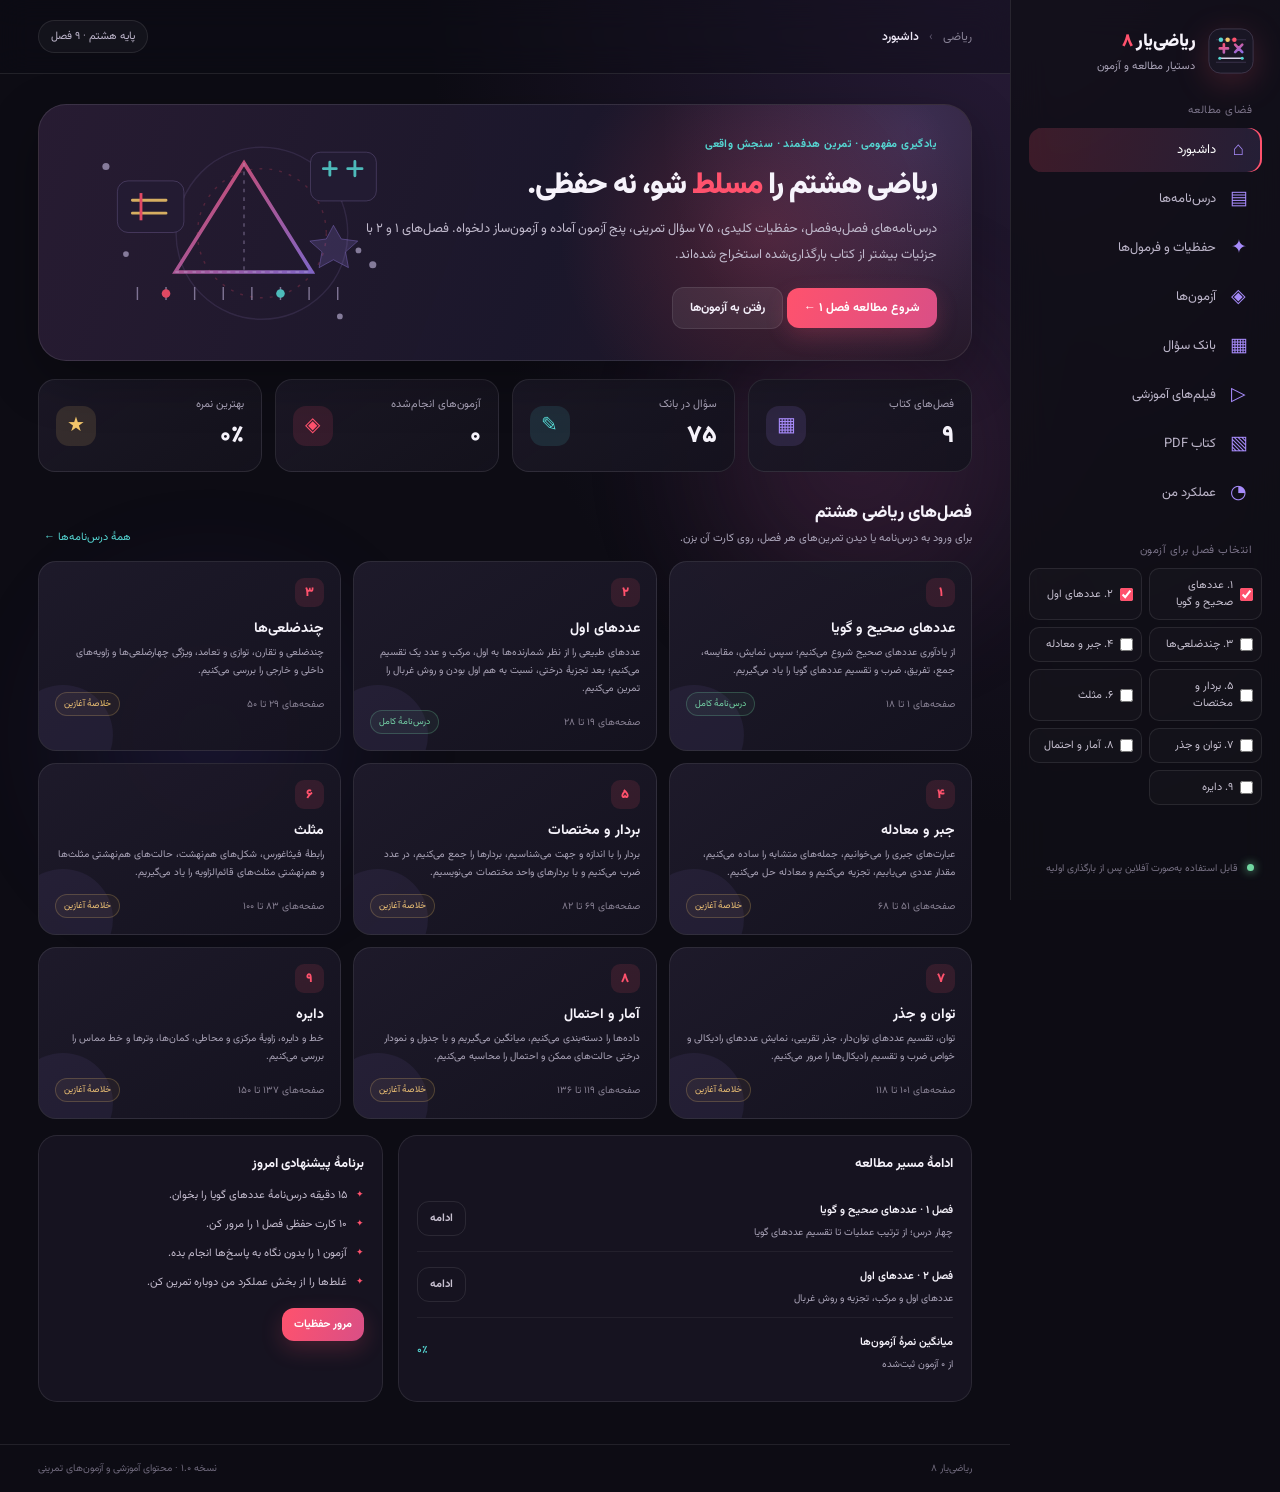
<file: index.html>
<!doctype html>
<html lang="fa" dir="rtl">
<head>
  <meta charset="utf-8">
  <meta name="viewport" content="width=device-width, initial-scale=1, viewport-fit=cover">
  <meta name="theme-color" content="#11101a">
  <meta name="description" content="ریاضی‌یار هشتم؛ درس‌نامه، حفظیات، بانک سؤال و آزمون‌های ریاضی پایه هشتم">
  <link rel="manifest" href="manifest.webmanifest">
  <link rel="icon" href="assets/icon.svg" type="image/svg+xml">
  <link rel="stylesheet" href="styles.css">
  <title>ریاضی‌یار ۸ | دستیار مطالعه و آزمون</title>
</head>
<body>
  <div class="ambient ambient-a"></div><div class="ambient ambient-b"></div>
  <div class="app-shell">
    <aside class="sidebar" id="sidebar">
      <div class="brand">
        <img src="assets/icon.svg" alt="نشان ریاضی‌یار" class="brand-icon">
        <div><strong>ریاضی‌یار <span>۸</span></strong><small>دستیار مطالعه و آزمون</small></div>
      </div>
      <div class="side-label">فضای مطالعه</div>
      <nav class="main-nav" aria-label="ناوبری اصلی">
        <button class="nav-item active" data-view="home"><span class="nav-symbol">⌂</span>داشبورد</button>
        <button class="nav-item" data-view="lessons"><span class="nav-symbol">▤</span>درس‌نامه‌ها</button>
        <button class="nav-item" data-view="memorise"><span class="nav-symbol">✦</span>حفظیات و فرمول‌ها</button>
        <button class="nav-item" data-view="exams"><span class="nav-symbol">◈</span>آزمون‌ها</button>
        <button class="nav-item" data-view="bank"><span class="nav-symbol">▦</span>بانک سؤال</button>
        <button class="nav-item" data-view="videos"><span class="nav-symbol">▷</span>فیلم‌های آموزشی</button>
        <button class="nav-item" data-view="book"><span class="nav-symbol">▧</span>کتاب PDF</button>
        <button class="nav-item" data-view="progress"><span class="nav-symbol">◔</span>عملکرد من</button>
      </nav>
      <div class="side-label chapter-label">انتخاب فصل برای آزمون</div>
      <div class="chapter-toggles" id="chapterToggles"></div>
      <div class="sidebar-footer"><span class="status-dot"></span> قابل استفاده به‌صورت آفلاین پس از بارگذاری اولیه</div>
    </aside>

    <main class="main-area">
      <header class="topbar">
        <button class="mobile-menu" id="mobileMenu" aria-label="باز کردن فهرست">☰</button>
        <div class="crumbs"><span>ریاضی</span><i>›</i><b id="pageTitle">داشبورد</b></div>
        <div class="top-actions">
          <span class="edition-pill">پایه هشتم · ۹ فصل</span>
          <button class="icon-btn" id="installBtn" hidden title="نصب برنامه">＋ نصب</button>
        </div>
      </header>
      <div id="viewRoot" class="view-root" aria-live="polite"></div>
      <footer class="app-footer"><span>ریاضی‌یار ۸</span><span>نسخه ۱.۰ · محتوای آموزشی و آزمون‌های تمرینی</span></footer>
    </main>
  </div>

  <div class="toast" id="toast" role="status"></div>
  <input id="pdfPicker" type="file" accept="application/pdf,.pdf" hidden>
  <script src="data.js"></script>
  <script src="app.js"></script>
</body>
</html>
</file>
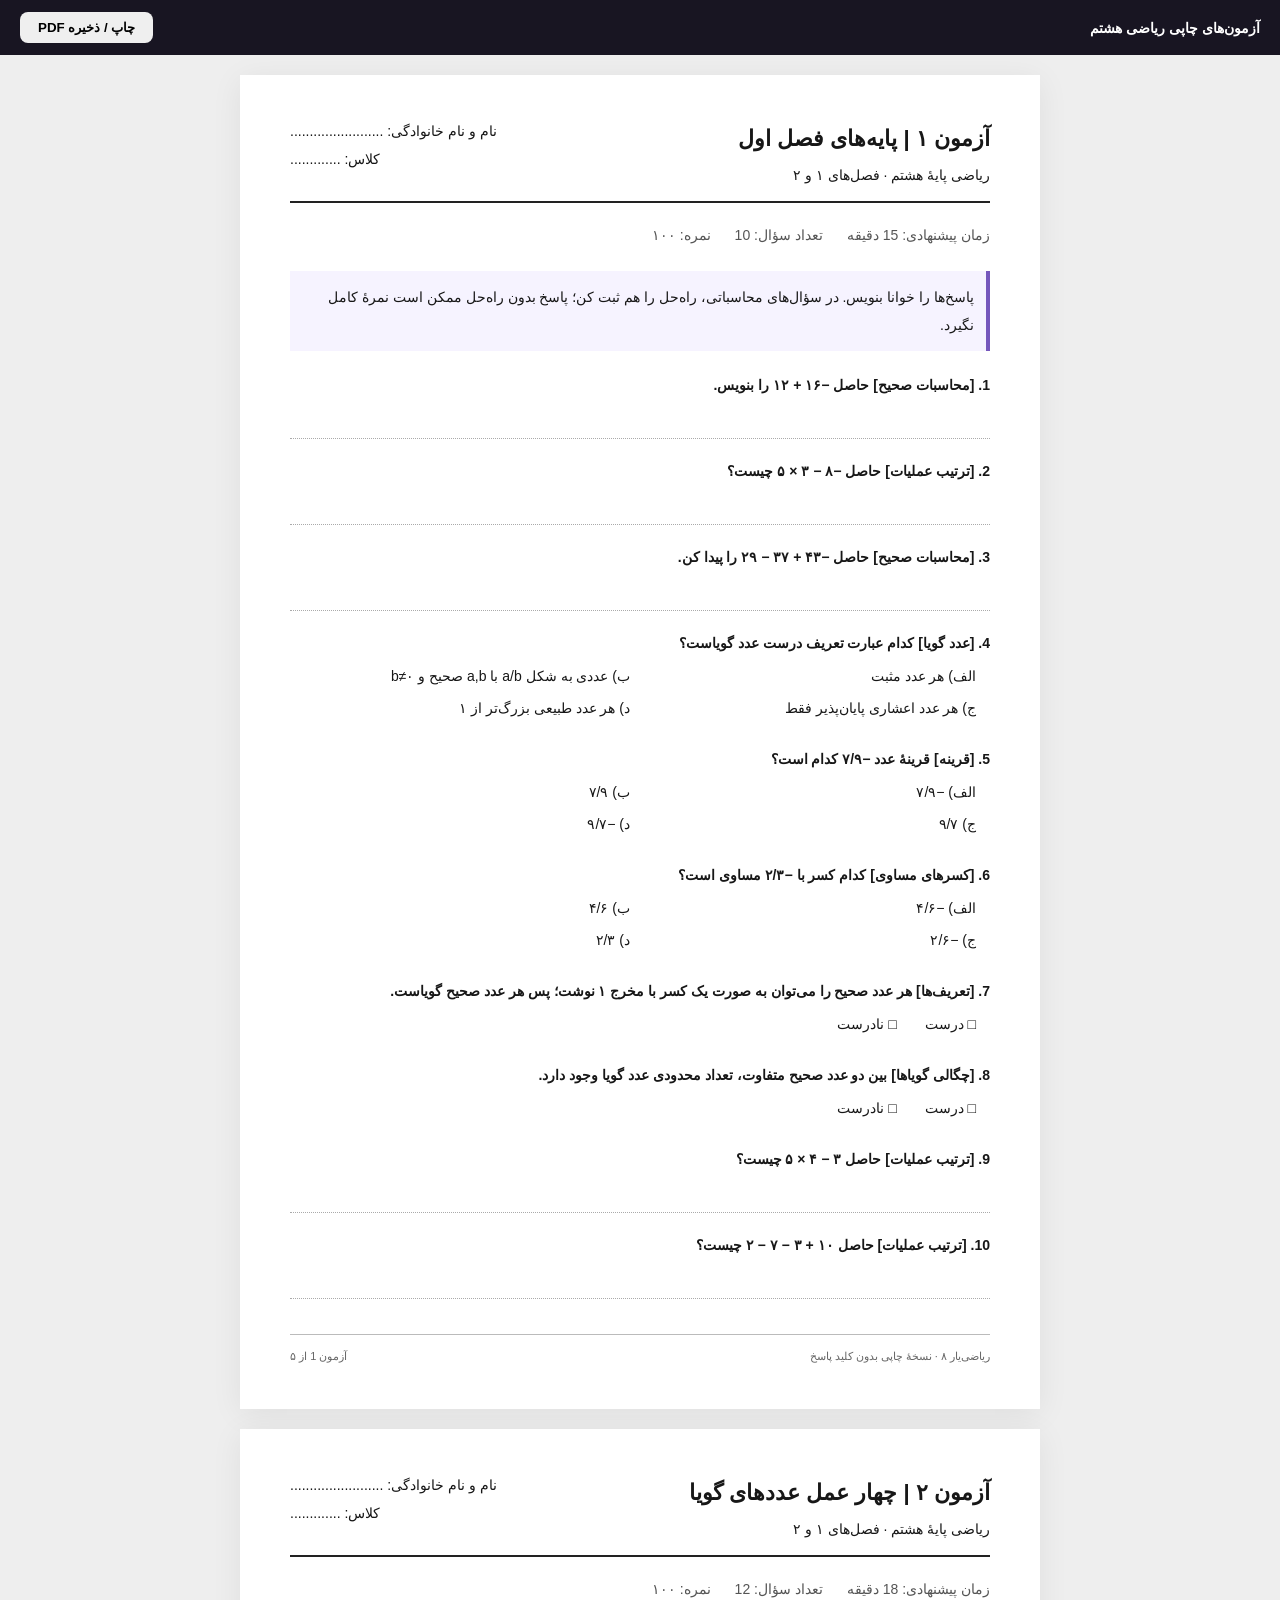
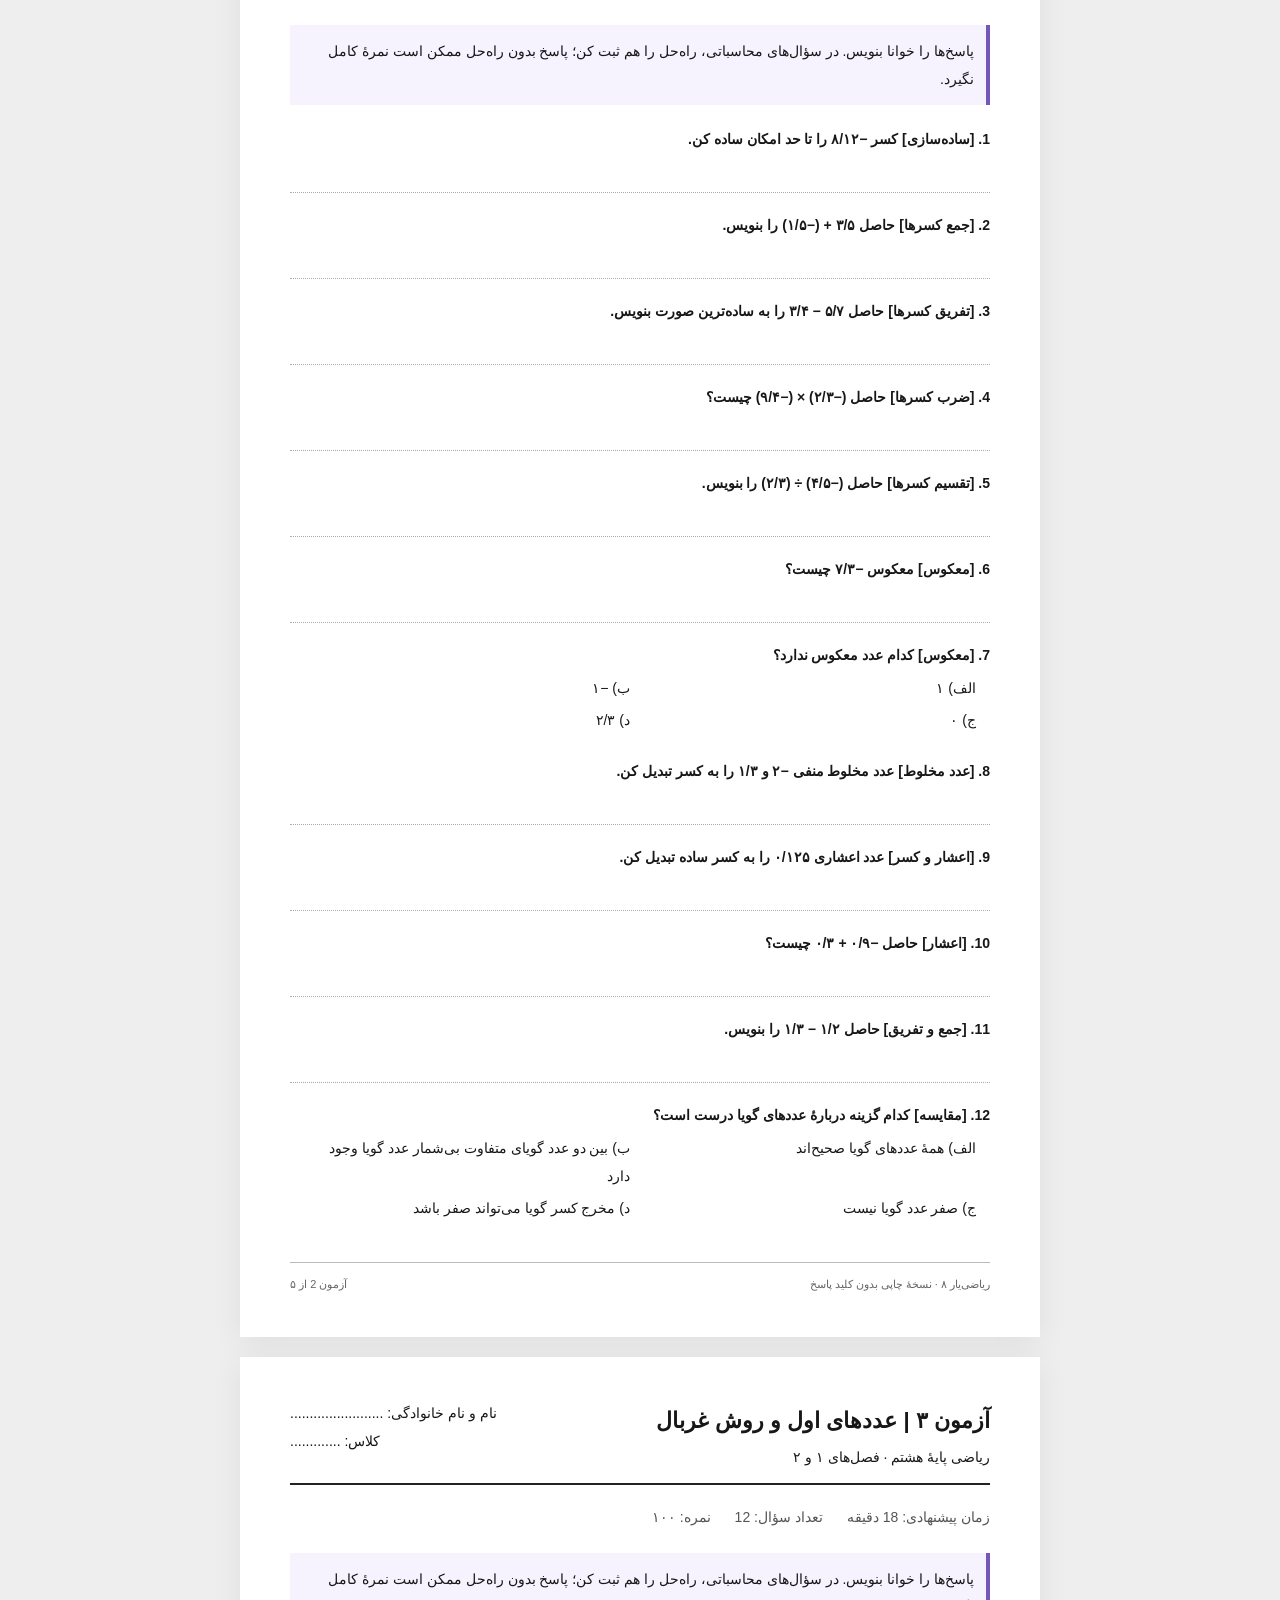
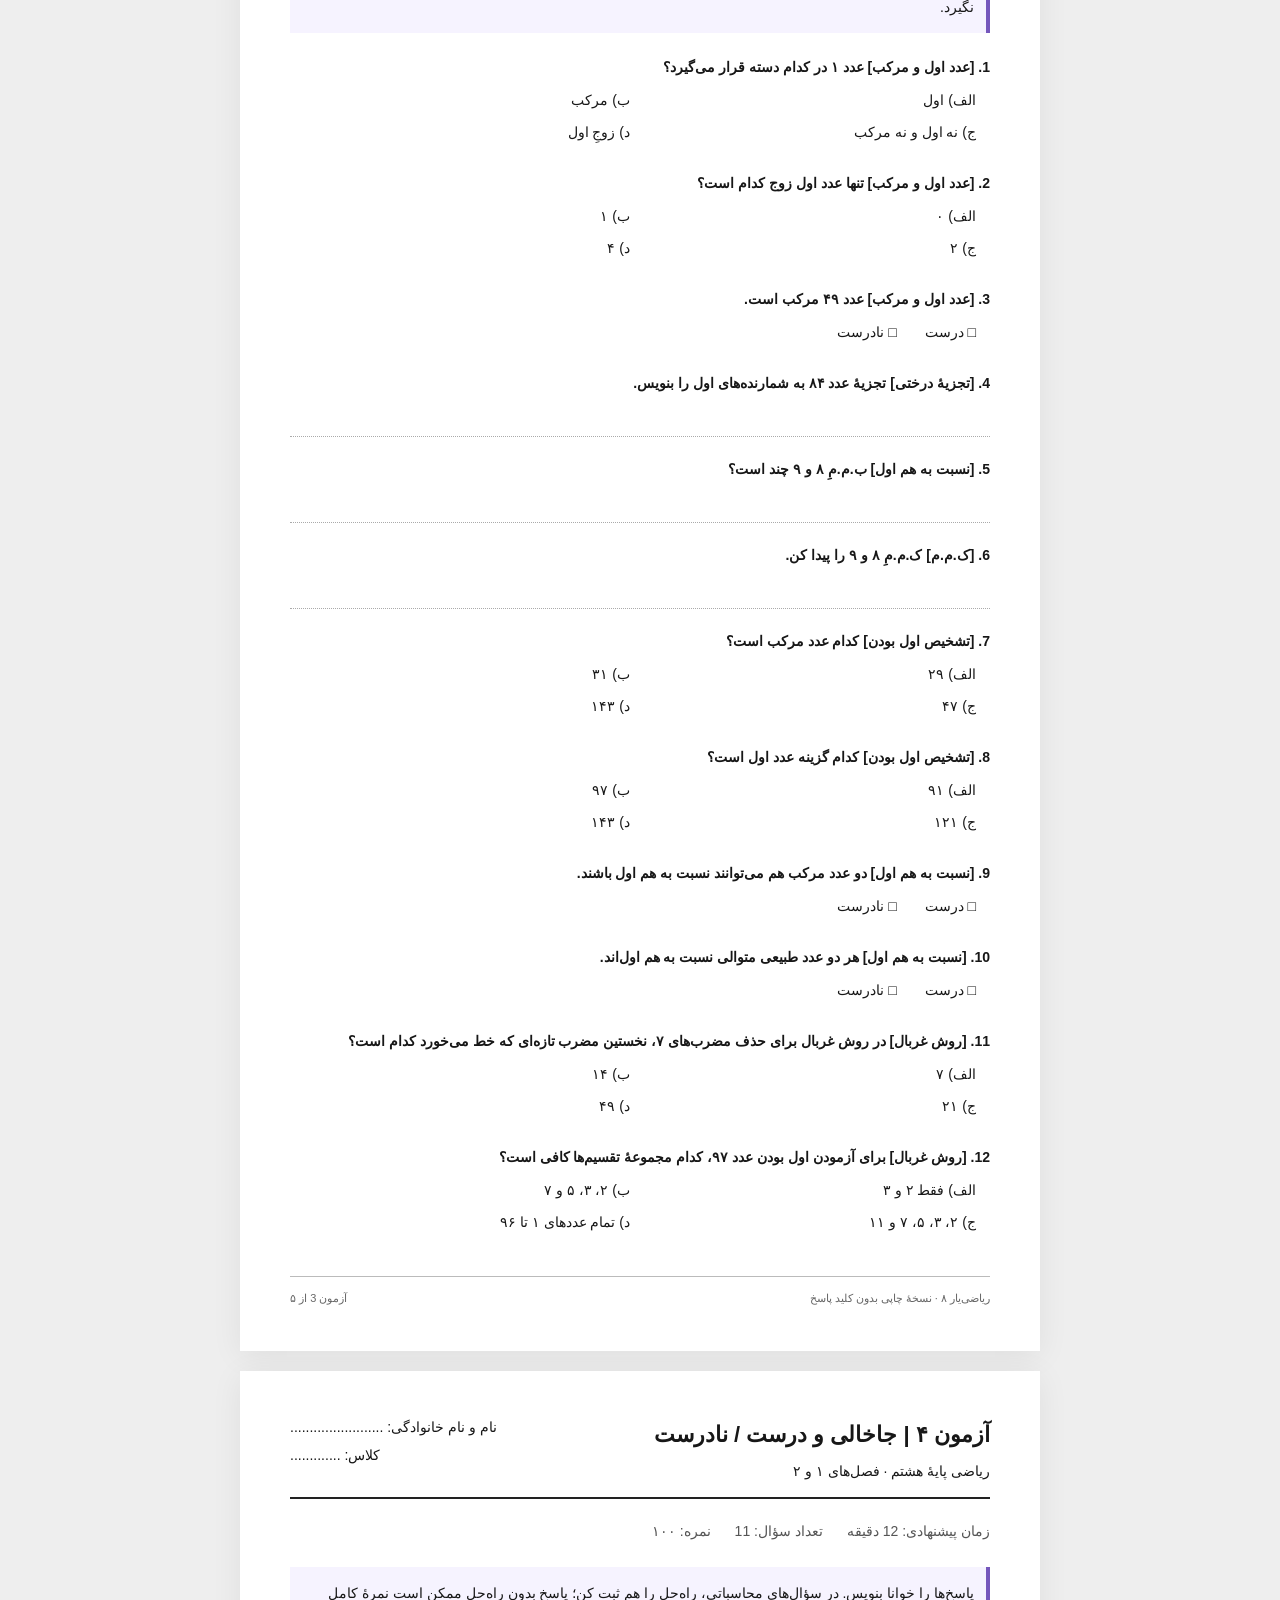
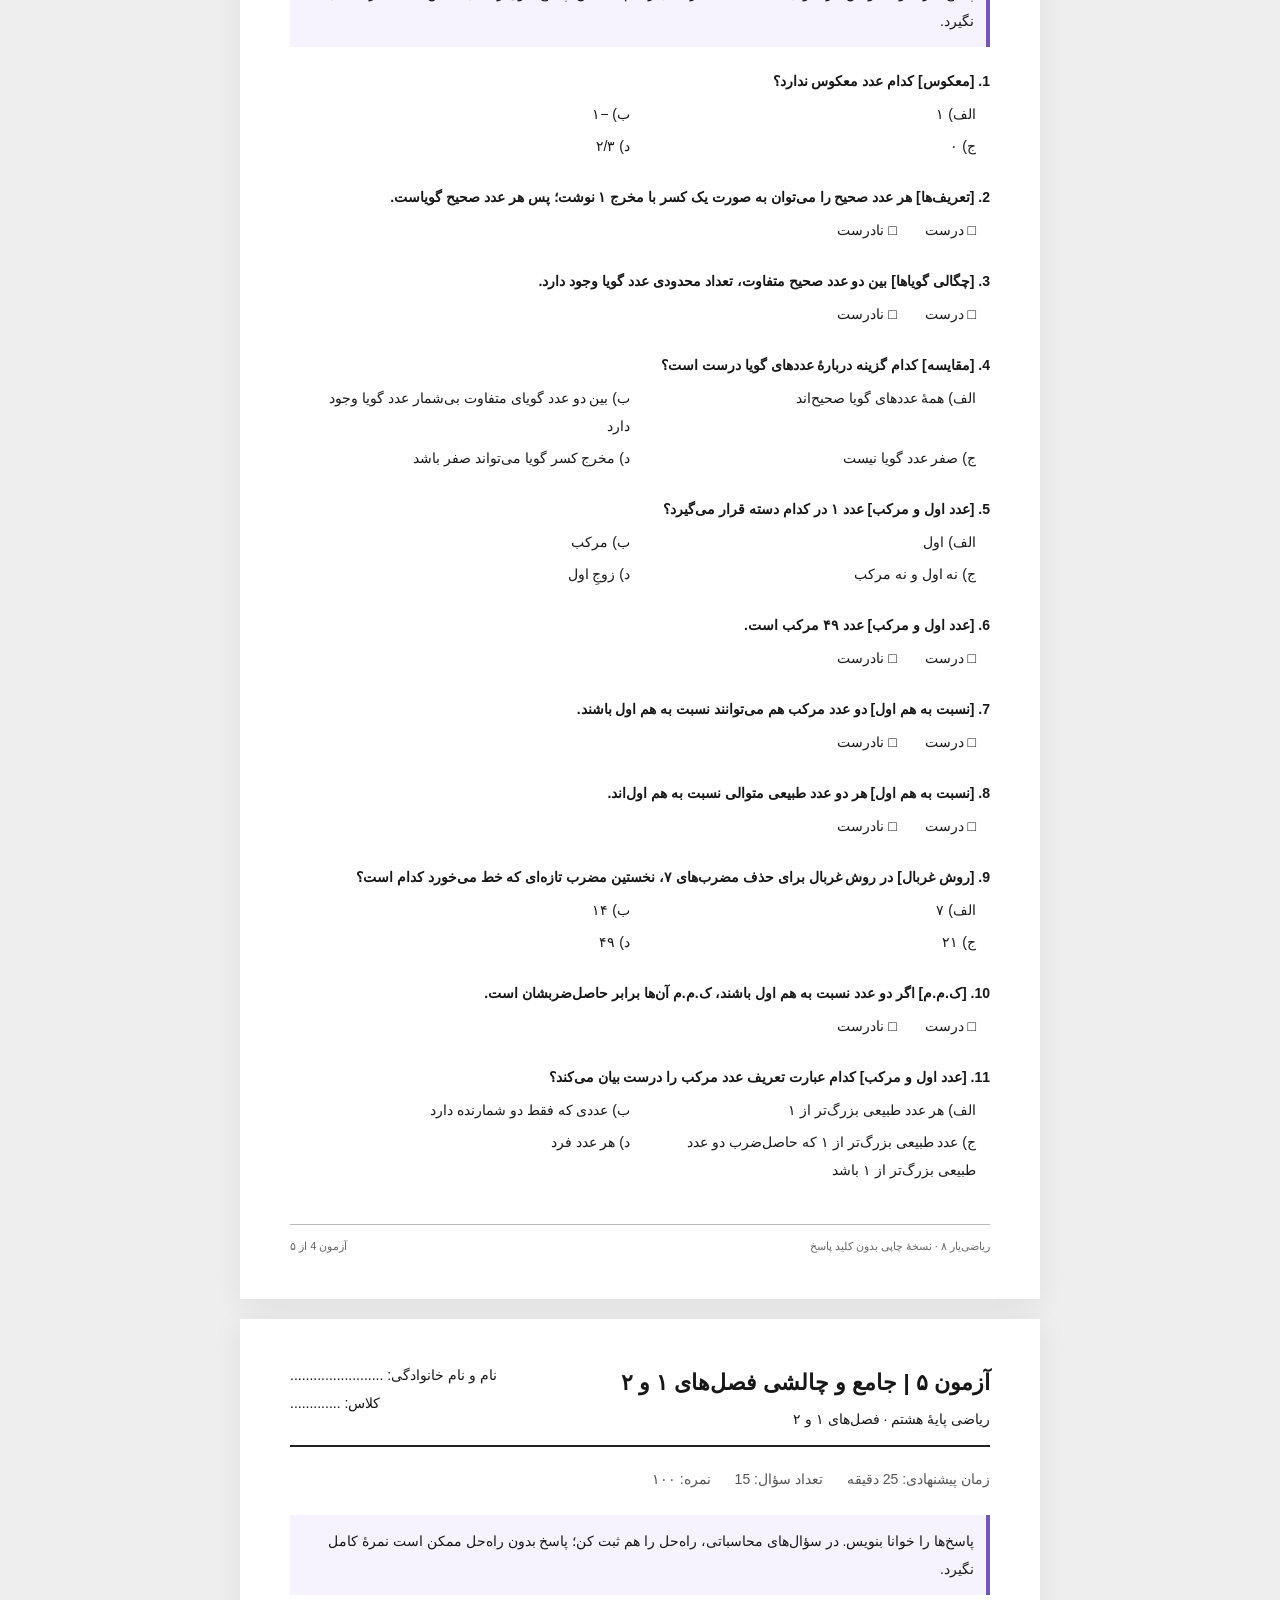
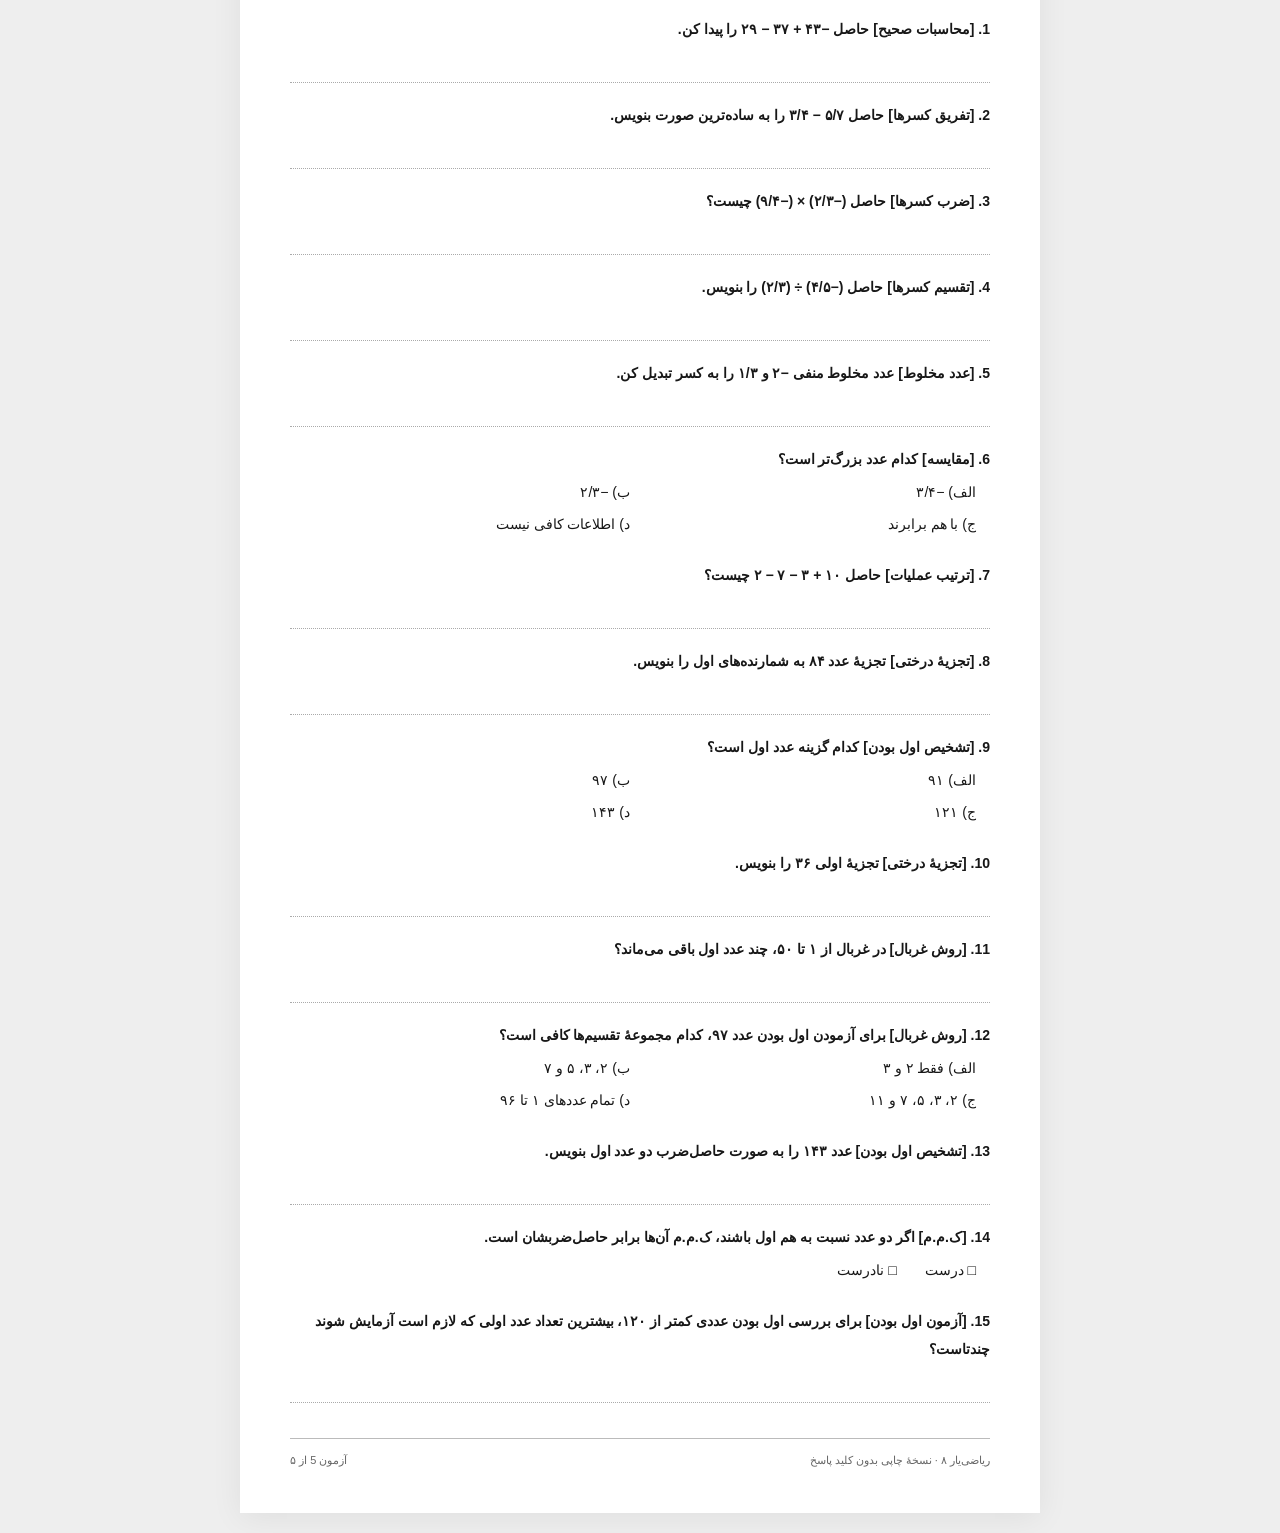
<file: ╪ó╪▓┘à┘ê┘åΓÇî┘ç╪º█î-┌å╪º┘╛█î.html>
<!doctype html><html lang="fa" dir="rtl"><head><meta charset="utf-8"><meta name="viewport" content="width=device-width,initial-scale=1"><title>آزمون‌های چاپی ریاضی هشتم</title><style>
:root{font-family:Tahoma,Arial,sans-serif;color:#171717}body{margin:0;background:#eee;font-size:14px;line-height:2}.toolbar{position:sticky;top:0;background:#181522;color:white;padding:12px 20px;display:flex;justify-content:space-between;align-items:center}.toolbar button{border:0;border-radius:8px;padding:8px 18px;font-weight:bold;cursor:pointer}.sheet{max-width:800px;margin:20px auto;background:white;padding:42px 50px;box-shadow:0 5px 30px #0001;min-height:980px;box-sizing:border-box}.top{display:flex;justify-content:space-between;border-bottom:2px solid #222;padding-bottom:12px;margin-bottom:18px}.meta{display:flex;gap:24px;margin:10px 0 22px;color:#555}.q{margin:0 0 18px;break-inside:avoid}.q strong{font-weight:700}.opts{display:grid;grid-template-columns:1fr 1fr;gap:4px 20px;padding:5px 14px}.blank{border-bottom:1px dotted #777;min-width:160px;display:inline-block}.answer-lines{height:35px;border-bottom:1px dotted #aaa;margin:4px 0}.foot{border-top:1px solid #bbb;margin-top:35px;padding-top:10px;color:#666;font-size:11px;display:flex;justify-content:space-between}.note{background:#f6f3ff;padding:12px;border-right:4px solid #7557bc;margin-bottom:20px}@media print{body{background:#fff}.toolbar{display:none}.sheet{box-shadow:none;margin:0 auto;max-width:none;min-height:0;page-break-after:always;padding:14mm 15mm}.sheet:last-child{page-break-after:auto}.q{font-size:12px}.meta{margin-bottom:15px}}
</style></head><body><div class="toolbar"><strong>آزمون‌های چاپی ریاضی هشتم</strong><button onclick="window.print()">چاپ / ذخیره PDF</button></div><main class="sheet"><div class="top"><div><h1 style="font-size:22px;margin:0">آزمون ۱ | پایه‌های فصل اول</h1><div>ریاضی پایهٔ هشتم · فصل‌های ۱ و ۲</div></div><div style="text-align:left">نام و نام خانوادگی: ........................<br>کلاس: .............</div></div><div class="meta"><span>زمان پیشنهادی: 15 دقیقه</span><span>تعداد سؤال: 10</span><span>نمره: ۱۰۰</span></div><div class="note">پاسخ‌ها را خوانا بنویس. در سؤال‌های محاسباتی، راه‌حل را هم ثبت کن؛ پاسخ بدون راه‌حل ممکن است نمرهٔ کامل نگیرد.</div><section class="q"><strong>1. [محاسبات صحیح] حاصل −۱۶ + ۱۲ را بنویس.</strong><div class="answer-lines"></div></section><section class="q"><strong>2. [ترتیب عملیات] حاصل −۸ − ۳ × ۵ چیست؟</strong><div class="answer-lines"></div></section><section class="q"><strong>3. [محاسبات صحیح] حاصل −۴۳ + ۳۷ − ۲۹ را پیدا کن.</strong><div class="answer-lines"></div></section><section class="q"><strong>4. [عدد گویا] کدام عبارت تعریف درست عدد گویاست؟</strong><div class="opts"><span>الف) هر عدد مثبت</span><span>ب) عددی به شکل a/b با a,b صحیح و b≠۰</span><span>ج) هر عدد اعشاری پایان‌پذیر فقط</span><span>د) هر عدد طبیعی بزرگ‌تر از ۱</span></div></section><section class="q"><strong>5. [قرینه] قرینهٔ عدد −۷/۹ کدام است؟</strong><div class="opts"><span>الف) −۷/۹</span><span>ب) ۷/۹</span><span>ج) ۹/۷</span><span>د) −۹/۷</span></div></section><section class="q"><strong>6. [کسرهای مساوی] کدام کسر با −۲/۳ مساوی است؟</strong><div class="opts"><span>الف) −۴/۶</span><span>ب) ۴/۶</span><span>ج) −۲/۶</span><span>د) ۲/۳</span></div></section><section class="q"><strong>7. [تعریف‌ها] هر عدد صحیح را می‌توان به صورت یک کسر با مخرج ۱ نوشت؛ پس هر عدد صحیح گویاست.</strong><div style="padding:5px 14px">□ درست　　□ نادرست</div></section><section class="q"><strong>8. [چگالی گویاها] بین دو عدد صحیح متفاوت، تعداد محدودی عدد گویا وجود دارد.</strong><div style="padding:5px 14px">□ درست　　□ نادرست</div></section><section class="q"><strong>9. [ترتیب عملیات] حاصل ۳ − ۴ × ۵ چیست؟</strong><div class="answer-lines"></div></section><section class="q"><strong>10. [ترتیب عملیات] حاصل ۱۰ + ۳ − ۷ − ۲ چیست؟</strong><div class="answer-lines"></div></section><div class="foot"><span>ریاضی‌یار ۸ · نسخهٔ چاپی بدون کلید پاسخ</span><span>آزمون 1 از ۵</span></div></main><main class="sheet"><div class="top"><div><h1 style="font-size:22px;margin:0">آزمون ۲ | چهار عمل عددهای گویا</h1><div>ریاضی پایهٔ هشتم · فصل‌های ۱ و ۲</div></div><div style="text-align:left">نام و نام خانوادگی: ........................<br>کلاس: .............</div></div><div class="meta"><span>زمان پیشنهادی: 18 دقیقه</span><span>تعداد سؤال: 12</span><span>نمره: ۱۰۰</span></div><div class="note">پاسخ‌ها را خوانا بنویس. در سؤال‌های محاسباتی، راه‌حل را هم ثبت کن؛ پاسخ بدون راه‌حل ممکن است نمرهٔ کامل نگیرد.</div><section class="q"><strong>1. [ساده‌سازی] کسر −۸/۱۲ را تا حد امکان ساده کن.</strong><div class="answer-lines"></div></section><section class="q"><strong>2. [جمع کسرها] حاصل ۳/۵ + (−۱/۵) را بنویس.</strong><div class="answer-lines"></div></section><section class="q"><strong>3. [تفریق کسرها] حاصل ۵/۷ − ۳/۴ را به ساده‌ترین صورت بنویس.</strong><div class="answer-lines"></div></section><section class="q"><strong>4. [ضرب کسرها] حاصل (−۲/۳) × (−۹/۴) چیست؟</strong><div class="answer-lines"></div></section><section class="q"><strong>5. [تقسیم کسرها] حاصل (−۴/۵) ÷ (۲/۳) را بنویس.</strong><div class="answer-lines"></div></section><section class="q"><strong>6. [معکوس] معکوس −۷/۳ چیست؟</strong><div class="answer-lines"></div></section><section class="q"><strong>7. [معکوس] کدام عدد معکوس ندارد؟</strong><div class="opts"><span>الف) ۱</span><span>ب) −۱</span><span>ج) ۰</span><span>د) ۲/۳</span></div></section><section class="q"><strong>8. [عدد مخلوط] عدد مخلوط منفی −۲ و ۱/۳ را به کسر تبدیل کن.</strong><div class="answer-lines"></div></section><section class="q"><strong>9. [اعشار و کسر] عدد اعشاری ۰/۱۲۵ را به کسر ساده تبدیل کن.</strong><div class="answer-lines"></div></section><section class="q"><strong>10. [اعشار] حاصل −۰/۹ + ۰/۳ چیست؟</strong><div class="answer-lines"></div></section><section class="q"><strong>11. [جمع و تفریق] حاصل ۱/۲ − ۱/۳ را بنویس.</strong><div class="answer-lines"></div></section><section class="q"><strong>12. [مقایسه] کدام گزینه دربارهٔ عددهای گویا درست است؟</strong><div class="opts"><span>الف) همهٔ عددهای گویا صحیح‌اند</span><span>ب) بین دو عدد گویای متفاوت بی‌شمار عدد گویا وجود دارد</span><span>ج) صفر عدد گویا نیست</span><span>د) مخرج کسر گویا می‌تواند صفر باشد</span></div></section><div class="foot"><span>ریاضی‌یار ۸ · نسخهٔ چاپی بدون کلید پاسخ</span><span>آزمون 2 از ۵</span></div></main><main class="sheet"><div class="top"><div><h1 style="font-size:22px;margin:0">آزمون ۳ | عددهای اول و روش غربال</h1><div>ریاضی پایهٔ هشتم · فصل‌های ۱ و ۲</div></div><div style="text-align:left">نام و نام خانوادگی: ........................<br>کلاس: .............</div></div><div class="meta"><span>زمان پیشنهادی: 18 دقیقه</span><span>تعداد سؤال: 12</span><span>نمره: ۱۰۰</span></div><div class="note">پاسخ‌ها را خوانا بنویس. در سؤال‌های محاسباتی، راه‌حل را هم ثبت کن؛ پاسخ بدون راه‌حل ممکن است نمرهٔ کامل نگیرد.</div><section class="q"><strong>1. [عدد اول و مرکب] عدد ۱ در کدام دسته قرار می‌گیرد؟</strong><div class="opts"><span>الف) اول</span><span>ب) مرکب</span><span>ج) نه اول و نه مرکب</span><span>د) زوجِ اول</span></div></section><section class="q"><strong>2. [عدد اول و مرکب] تنها عدد اول زوج کدام است؟</strong><div class="opts"><span>الف) ۰</span><span>ب) ۱</span><span>ج) ۲</span><span>د) ۴</span></div></section><section class="q"><strong>3. [عدد اول و مرکب] عدد ۴۹ مرکب است.</strong><div style="padding:5px 14px">□ درست　　□ نادرست</div></section><section class="q"><strong>4. [تجزیهٔ درختی] تجزیهٔ عدد ۸۴ به شمارنده‌های اول را بنویس.</strong><div class="answer-lines"></div></section><section class="q"><strong>5. [نسبت به هم اول] ب.م.مِ ۸ و ۹ چند است؟</strong><div class="answer-lines"></div></section><section class="q"><strong>6. [ک.م.م] ک.م.مِ ۸ و ۹ را پیدا کن.</strong><div class="answer-lines"></div></section><section class="q"><strong>7. [تشخیص اول بودن] کدام عدد مرکب است؟</strong><div class="opts"><span>الف) ۲۹</span><span>ب) ۳۱</span><span>ج) ۴۷</span><span>د) ۱۴۳</span></div></section><section class="q"><strong>8. [تشخیص اول بودن] کدام گزینه عدد اول است؟</strong><div class="opts"><span>الف) ۹۱</span><span>ب) ۹۷</span><span>ج) ۱۲۱</span><span>د) ۱۴۳</span></div></section><section class="q"><strong>9. [نسبت به هم اول] دو عدد مرکب هم می‌توانند نسبت به هم اول باشند.</strong><div style="padding:5px 14px">□ درست　　□ نادرست</div></section><section class="q"><strong>10. [نسبت به هم اول] هر دو عدد طبیعی متوالی نسبت به هم اول‌اند.</strong><div style="padding:5px 14px">□ درست　　□ نادرست</div></section><section class="q"><strong>11. [روش غربال] در روش غربال برای حذف مضرب‌های ۷، نخستین مضرب تازه‌ای که خط می‌خورد کدام است؟</strong><div class="opts"><span>الف) ۷</span><span>ب) ۱۴</span><span>ج) ۲۱</span><span>د) ۴۹</span></div></section><section class="q"><strong>12. [روش غربال] برای آزمودن اول بودن عدد ۹۷، کدام مجموعهٔ تقسیم‌ها کافی است؟</strong><div class="opts"><span>الف) فقط ۲ و ۳</span><span>ب) ۲، ۳، ۵ و ۷</span><span>ج) ۲، ۳، ۵، ۷ و ۱۱</span><span>د) تمام عددهای ۱ تا ۹۶</span></div></section><div class="foot"><span>ریاضی‌یار ۸ · نسخهٔ چاپی بدون کلید پاسخ</span><span>آزمون 3 از ۵</span></div></main><main class="sheet"><div class="top"><div><h1 style="font-size:22px;margin:0">آزمون ۴ | جاخالی و درست / نادرست</h1><div>ریاضی پایهٔ هشتم · فصل‌های ۱ و ۲</div></div><div style="text-align:left">نام و نام خانوادگی: ........................<br>کلاس: .............</div></div><div class="meta"><span>زمان پیشنهادی: 12 دقیقه</span><span>تعداد سؤال: 11</span><span>نمره: ۱۰۰</span></div><div class="note">پاسخ‌ها را خوانا بنویس. در سؤال‌های محاسباتی، راه‌حل را هم ثبت کن؛ پاسخ بدون راه‌حل ممکن است نمرهٔ کامل نگیرد.</div><section class="q"><strong>1. [معکوس] کدام عدد معکوس ندارد؟</strong><div class="opts"><span>الف) ۱</span><span>ب) −۱</span><span>ج) ۰</span><span>د) ۲/۳</span></div></section><section class="q"><strong>2. [تعریف‌ها] هر عدد صحیح را می‌توان به صورت یک کسر با مخرج ۱ نوشت؛ پس هر عدد صحیح گویاست.</strong><div style="padding:5px 14px">□ درست　　□ نادرست</div></section><section class="q"><strong>3. [چگالی گویاها] بین دو عدد صحیح متفاوت، تعداد محدودی عدد گویا وجود دارد.</strong><div style="padding:5px 14px">□ درست　　□ نادرست</div></section><section class="q"><strong>4. [مقایسه] کدام گزینه دربارهٔ عددهای گویا درست است؟</strong><div class="opts"><span>الف) همهٔ عددهای گویا صحیح‌اند</span><span>ب) بین دو عدد گویای متفاوت بی‌شمار عدد گویا وجود دارد</span><span>ج) صفر عدد گویا نیست</span><span>د) مخرج کسر گویا می‌تواند صفر باشد</span></div></section><section class="q"><strong>5. [عدد اول و مرکب] عدد ۱ در کدام دسته قرار می‌گیرد؟</strong><div class="opts"><span>الف) اول</span><span>ب) مرکب</span><span>ج) نه اول و نه مرکب</span><span>د) زوجِ اول</span></div></section><section class="q"><strong>6. [عدد اول و مرکب] عدد ۴۹ مرکب است.</strong><div style="padding:5px 14px">□ درست　　□ نادرست</div></section><section class="q"><strong>7. [نسبت به هم اول] دو عدد مرکب هم می‌توانند نسبت به هم اول باشند.</strong><div style="padding:5px 14px">□ درست　　□ نادرست</div></section><section class="q"><strong>8. [نسبت به هم اول] هر دو عدد طبیعی متوالی نسبت به هم اول‌اند.</strong><div style="padding:5px 14px">□ درست　　□ نادرست</div></section><section class="q"><strong>9. [روش غربال] در روش غربال برای حذف مضرب‌های ۷، نخستین مضرب تازه‌ای که خط می‌خورد کدام است؟</strong><div class="opts"><span>الف) ۷</span><span>ب) ۱۴</span><span>ج) ۲۱</span><span>د) ۴۹</span></div></section><section class="q"><strong>10. [ک.م.م] اگر دو عدد نسبت به هم اول باشند، ک.م.م آن‌ها برابر حاصل‌ضربشان است.</strong><div style="padding:5px 14px">□ درست　　□ نادرست</div></section><section class="q"><strong>11. [عدد اول و مرکب] کدام عبارت تعریف عدد مرکب را درست بیان می‌کند؟</strong><div class="opts"><span>الف) هر عدد طبیعی بزرگ‌تر از ۱</span><span>ب) عددی که فقط دو شمارنده دارد</span><span>ج) عدد طبیعی بزرگ‌تر از ۱ که حاصل‌ضرب دو عدد طبیعی بزرگ‌تر از ۱ باشد</span><span>د) هر عدد فرد</span></div></section><div class="foot"><span>ریاضی‌یار ۸ · نسخهٔ چاپی بدون کلید پاسخ</span><span>آزمون 4 از ۵</span></div></main><main class="sheet"><div class="top"><div><h1 style="font-size:22px;margin:0">آزمون ۵ | جامع و چالشی فصل‌های ۱ و ۲</h1><div>ریاضی پایهٔ هشتم · فصل‌های ۱ و ۲</div></div><div style="text-align:left">نام و نام خانوادگی: ........................<br>کلاس: .............</div></div><div class="meta"><span>زمان پیشنهادی: 25 دقیقه</span><span>تعداد سؤال: 15</span><span>نمره: ۱۰۰</span></div><div class="note">پاسخ‌ها را خوانا بنویس. در سؤال‌های محاسباتی، راه‌حل را هم ثبت کن؛ پاسخ بدون راه‌حل ممکن است نمرهٔ کامل نگیرد.</div><section class="q"><strong>1. [محاسبات صحیح] حاصل −۴۳ + ۳۷ − ۲۹ را پیدا کن.</strong><div class="answer-lines"></div></section><section class="q"><strong>2. [تفریق کسرها] حاصل ۵/۷ − ۳/۴ را به ساده‌ترین صورت بنویس.</strong><div class="answer-lines"></div></section><section class="q"><strong>3. [ضرب کسرها] حاصل (−۲/۳) × (−۹/۴) چیست؟</strong><div class="answer-lines"></div></section><section class="q"><strong>4. [تقسیم کسرها] حاصل (−۴/۵) ÷ (۲/۳) را بنویس.</strong><div class="answer-lines"></div></section><section class="q"><strong>5. [عدد مخلوط] عدد مخلوط منفی −۲ و ۱/۳ را به کسر تبدیل کن.</strong><div class="answer-lines"></div></section><section class="q"><strong>6. [مقایسه] کدام عدد بزرگ‌تر است؟</strong><div class="opts"><span>الف) −۳/۴</span><span>ب) −۲/۳</span><span>ج) با هم برابرند</span><span>د) اطلاعات کافی نیست</span></div></section><section class="q"><strong>7. [ترتیب عملیات] حاصل ۱۰ + ۳ − ۷ − ۲ چیست؟</strong><div class="answer-lines"></div></section><section class="q"><strong>8. [تجزیهٔ درختی] تجزیهٔ عدد ۸۴ به شمارنده‌های اول را بنویس.</strong><div class="answer-lines"></div></section><section class="q"><strong>9. [تشخیص اول بودن] کدام گزینه عدد اول است؟</strong><div class="opts"><span>الف) ۹۱</span><span>ب) ۹۷</span><span>ج) ۱۲۱</span><span>د) ۱۴۳</span></div></section><section class="q"><strong>10. [تجزیهٔ درختی] تجزیهٔ اولی ۳۶ را بنویس.</strong><div class="answer-lines"></div></section><section class="q"><strong>11. [روش غربال] در غربال از ۱ تا ۵۰، چند عدد اول باقی می‌ماند؟</strong><div class="answer-lines"></div></section><section class="q"><strong>12. [روش غربال] برای آزمودن اول بودن عدد ۹۷، کدام مجموعهٔ تقسیم‌ها کافی است؟</strong><div class="opts"><span>الف) فقط ۲ و ۳</span><span>ب) ۲، ۳، ۵ و ۷</span><span>ج) ۲، ۳، ۵، ۷ و ۱۱</span><span>د) تمام عددهای ۱ تا ۹۶</span></div></section><section class="q"><strong>13. [تشخیص اول بودن] عدد ۱۴۳ را به صورت حاصل‌ضرب دو عدد اول بنویس.</strong><div class="answer-lines"></div></section><section class="q"><strong>14. [ک.م.م] اگر دو عدد نسبت به هم اول باشند، ک.م.م آن‌ها برابر حاصل‌ضربشان است.</strong><div style="padding:5px 14px">□ درست　　□ نادرست</div></section><section class="q"><strong>15. [آزمون اول بودن] برای بررسی اول بودن عددی کمتر از ۱۲۰، بیشترین تعداد عدد اولی که لازم است آزمایش شوند چندتاست؟</strong><div class="answer-lines"></div></section><div class="foot"><span>ریاضی‌یار ۸ · نسخهٔ چاپی بدون کلید پاسخ</span><span>آزمون 5 از ۵</span></div></main></body></html>
</file>
<file: styles.css>
@import url('https://fonts.googleapis.com/css2?family=Vazirmatn:wght@400;500;600;700;800;900&display=swap');
:root{--bg:#0d0c14;--panel:#171521;--panel2:#1d1a29;--line:rgba(255,255,255,.09);--text:#f6f3fb;--muted:#aaa4b8;--soft:#d7d0e3;--red:#ff526d;--purple:#a78bfa;--cyan:#55d6d2;--gold:#f4c76b;--green:#71d7a1;--shadow:0 18px 52px rgba(0,0,0,.28);--radius:22px}
*{box-sizing:border-box}html{scroll-behavior:smooth}body{margin:0;background:radial-gradient(ellipse at 80% -10%,#2b1d3c 0,transparent 42%),var(--bg);color:var(--text);font-family:'Vazirmatn',Tahoma,Arial,sans-serif;min-height:100vh}button,input,select{font:inherit}button{cursor:pointer}.ambient{position:fixed;z-index:-1;filter:blur(75px);opacity:.19;border-radius:50%;pointer-events:none}.ambient-a{width:280px;height:280px;background:#a3447c;top:35%;right:22%}.ambient-b{width:240px;height:240px;background:#5142b8;bottom:5%;left:7%}.app-shell{display:grid;grid-template-columns:270px minmax(0,1fr);min-height:100vh;max-width:1700px;margin:auto}.sidebar{position:sticky;top:0;height:100vh;padding:25px 18px 18px;border-left:1px solid var(--line);background:rgba(15,14,22,.8);backdrop-filter:blur(18px);display:flex;flex-direction:column;z-index:20;overflow-y:auto}.brand{display:flex;align-items:center;gap:12px;padding:2px 7px 27px}.brand-icon{width:48px;height:48px;filter:drop-shadow(0 8px 16px rgba(255,82,109,.2))}.brand strong{display:block;font-size:18px;font-weight:900;letter-spacing:-.5px}.brand strong span{color:var(--red)}.brand small{display:block;color:var(--muted);font-size:11px;margin-top:2px}.side-label{font-size:11px;color:#797287;letter-spacing:.5px;padding:0 10px 9px}.main-nav{display:grid;gap:5px}.nav-item{border:0;color:#bdb6ca;background:transparent;text-align:right;padding:12px 13px;border-radius:13px;display:flex;align-items:center;gap:12px;font-size:13px;transition:.2s}.nav-item:hover{background:rgba(255,255,255,.055);color:white}.nav-item.active{background:linear-gradient(100deg,rgba(255,82,109,.18),rgba(167,139,250,.13));color:white;box-shadow:inset -2px 0 var(--red)}.nav-symbol{width:21px;text-align:center;color:var(--purple);font-size:19px;line-height:1}.chapter-label{margin-top:27px}.chapter-toggles{display:grid;grid-template-columns:1fr 1fr;gap:7px}.chapter-toggle{display:flex;align-items:center;gap:7px;border:1px solid var(--line);border-radius:10px;padding:8px;background:rgba(255,255,255,.025);font-size:11px;color:#c7c1d1;cursor:pointer}.chapter-toggle input{accent-color:var(--red);margin:0}.sidebar-footer{margin-top:auto;padding:18px 8px 4px;color:#777184;font-size:10px;line-height:1.8}.status-dot{display:inline-block;width:7px;height:7px;border-radius:50%;background:var(--green);margin-left:6px;box-shadow:0 0 10px var(--green)}.main-area{min-width:0;display:flex;flex-direction:column}.topbar{height:74px;display:flex;align-items:center;justify-content:space-between;padding:0 38px;border-bottom:1px solid var(--line);background:rgba(13,12,20,.45);backdrop-filter:blur(15px);position:sticky;top:0;z-index:10}.crumbs{display:flex;align-items:center;gap:10px;color:#888296;font-size:12px}.crumbs i{font-style:normal;color:#5d566d}.crumbs b{color:#eee9f7;font-weight:600}.top-actions{display:flex;align-items:center;gap:10px}.edition-pill{border:1px solid var(--line);border-radius:30px;padding:7px 12px;font-size:11px;color:#beb7cc;background:rgba(255,255,255,.035)}.icon-btn,.mobile-menu{border:1px solid var(--line);background:#242031;color:#eee;border-radius:10px;padding:8px 12px}.mobile-menu{display:none}.view-root{padding:30px 38px 42px;flex:1}.app-footer{border-top:1px solid var(--line);display:flex;justify-content:space-between;padding:16px 38px;color:#6f697c;font-size:10px}.hero{position:relative;overflow:hidden;border:1px solid rgba(255,255,255,.1);border-radius:28px;padding:31px 34px;min-height:228px;background:linear-gradient(110deg,rgba(40,28,51,.98),rgba(28,24,44,.95) 56%,rgba(37,23,38,.95));box-shadow:var(--shadow);display:flex;align-items:center}.hero:after{content:'';position:absolute;inset:0;background:radial-gradient(circle at 78% 50%,rgba(255,82,109,.19),transparent 28%),radial-gradient(circle at 94% 10%,rgba(167,139,250,.2),transparent 28%);pointer-events:none}.hero-copy{position:relative;z-index:2;max-width:620px}.eyebrow{font-size:11px;color:var(--cyan);font-weight:700;letter-spacing:.4px;margin-bottom:10px}.hero h1{font-size:30px;line-height:1.5;margin:0 0 8px;font-weight:900;letter-spacing:-1px}.hero h1 em{font-style:normal;color:var(--red)}.hero p{max-width:580px;color:#c1bacd;font-size:13px;line-height:2;margin:0 0 19px}.hero-art{position:absolute;left:2%;top:0;width:40%;height:100%;max-width:420px;object-fit:contain;opacity:.86}.btn{border:0;border-radius:12px;padding:11px 17px;font-weight:700;font-size:12px;transition:.2s;display:inline-flex;align-items:center;justify-content:center;gap:8px}.btn:hover{transform:translateY(-2px);filter:brightness(1.08)}.btn-primary{background:linear-gradient(110deg,var(--red),#d94f86);color:white;box-shadow:0 8px 22px rgba(255,82,109,.2)}.btn-secondary{background:rgba(255,255,255,.075);border:1px solid var(--line);color:#f4effa}.btn-quiet{background:transparent;border:1px solid var(--line);color:#c8c1d1}.btn-small{padding:8px 12px;font-size:11px}.stats-grid{display:grid;grid-template-columns:repeat(4,1fr);gap:13px;margin:18px 0 28px}.stat-card{border:1px solid var(--line);background:linear-gradient(145deg,rgba(28,25,39,.93),rgba(20,18,29,.9));border-radius:17px;padding:16px 17px;display:flex;justify-content:space-between;align-items:center}.stat-label{color:var(--muted);font-size:11px}.stat-value{font-size:24px;font-weight:900;margin-top:4px}.stat-icon{width:40px;height:40px;border-radius:13px;display:grid;place-items:center;font-size:20px;background:rgba(167,139,250,.13);color:var(--purple)}.stat-card:nth-child(2) .stat-icon{background:rgba(85,214,210,.12);color:var(--cyan)}.stat-card:nth-child(3) .stat-icon{background:rgba(255,82,109,.13);color:var(--red)}.stat-card:nth-child(4) .stat-icon{background:rgba(244,199,107,.13);color:var(--gold)}.section-head{display:flex;align-items:end;justify-content:space-between;margin:28px 0 14px;gap:15px}.section-head h2{font-size:17px;margin:0;font-weight:800}.section-head p{font-size:11px;color:var(--muted);margin:4px 0 0}.text-link{border:0;background:none;color:var(--cyan);font-size:11px}.chapter-grid{display:grid;grid-template-columns:repeat(3,minmax(0,1fr));gap:12px}.chapter-card{background:linear-gradient(145deg,rgba(31,27,43,.95),rgba(21,19,31,.95));border:1px solid var(--line);border-radius:18px;padding:16px;position:relative;overflow:hidden;min-height:144px;cursor:pointer;transition:.2s}.chapter-card:hover{border-color:rgba(167,139,250,.5);transform:translateY(-3px)}.chapter-card:before{content:'';position:absolute;left:-26px;bottom:-35px;width:100px;height:100px;border-radius:50%;background:rgba(167,139,250,.07)}.chapter-index{display:inline-grid;place-items:center;width:29px;height:29px;border-radius:9px;background:rgba(255,82,109,.12);color:var(--red);font-weight:900;font-size:13px}.chapter-card h3{margin:11px 0 4px;font-size:14px}.chapter-card p{color:var(--muted);font-size:10px;line-height:1.8;margin:0}.chapter-meta{display:flex;justify-content:space-between;align-items:center;margin-top:12px;color:#898295;font-size:10px}.badge{border:1px solid var(--line);border-radius:20px;padding:4px 8px;font-size:9px;color:#bab3c7}.badge.complete{color:var(--green);border-color:rgba(113,215,161,.25);background:rgba(113,215,161,.06)}.badge.starter{color:var(--gold);border-color:rgba(244,199,107,.22);background:rgba(244,199,107,.05)}.split-grid{display:grid;grid-template-columns:1.25fr .75fr;gap:15px;margin-top:16px}.panel{background:rgba(25,22,35,.86);border:1px solid var(--line);border-radius:19px;padding:18px}.panel h3{font-size:13px;margin:0 0 12px}.recent-row,.lesson-row{display:flex;align-items:center;justify-content:space-between;gap:12px;padding:11px 0;border-bottom:1px solid rgba(255,255,255,.055)}.recent-row:last-child,.lesson-row:last-child{border:0}.recent-row strong,.lesson-row strong{font-size:11px;font-weight:600}.recent-row small,.lesson-row small{display:block;color:var(--muted);font-size:10px;margin-top:3px}.empty{border:1px dashed rgba(255,255,255,.15);border-radius:16px;padding:26px;text-align:center;color:var(--muted);font-size:12px;line-height:2}.empty .empty-icon{font-size:26px;color:var(--purple);display:block;margin-bottom:8px}.page-intro{margin-bottom:20px}.page-intro .kicker{color:var(--cyan);font-size:11px;font-weight:700}.page-intro h1{font-size:24px;margin:5px 0;font-weight:900}.page-intro p{font-size:12px;color:var(--muted);line-height:2;margin:0;max-width:800px}.toolbar{display:flex;flex-wrap:wrap;gap:9px;align-items:center;margin:17px 0}.select,.search-input,.text-input{background:#211e2d;color:var(--text);border:1px solid var(--line);border-radius:11px;padding:10px 12px;outline:none;font-size:12px;min-height:41px}.select:focus,.search-input:focus,.text-input:focus{border-color:rgba(167,139,250,.7)}.search-input{min-width:230px;flex:1}.lesson-layout{display:grid;grid-template-columns:240px minmax(0,1fr);gap:15px}.lesson-list{align-self:start;position:sticky;top:95px}.lesson-select{width:100%;text-align:right;border:1px solid transparent;background:transparent;color:#aaa3b7;padding:11px 12px;border-radius:11px;font-size:11px;margin-bottom:5px}.lesson-select.active{background:rgba(167,139,250,.13);border-color:rgba(167,139,250,.2);color:white}.lesson-main{min-width:0}.lesson-banner{border-radius:18px;padding:20px;background:linear-gradient(115deg,rgba(255,82,109,.12),rgba(167,139,250,.11));border:1px solid rgba(255,255,255,.08);margin-bottom:14px}.lesson-banner h2{font-size:19px;margin:0 0 4px}.lesson-banner p{color:#c6bfd2;font-size:11px;line-height:1.9;margin:0}.info-grid{display:grid;grid-template-columns:repeat(2,minmax(0,1fr));gap:10px}.info-card{background:rgba(28,25,39,.9);border:1px solid var(--line);border-radius:15px;padding:14px}.info-card h4{font-size:12px;margin:0 0 7px;color:#eee8f6}.info-card p{font-size:11px;line-height:1.95;color:#bdb5c9;margin:0}.bullet-list{display:grid;gap:8px;margin:0;padding:0;list-style:none}.bullet-list li{padding-right:17px;position:relative;color:#c5bdcf;font-size:11px;line-height:1.9}.bullet-list li:before{content:'✦';position:absolute;right:0;color:var(--red);font-size:9px;top:1px}.formula-list{display:grid;gap:8px}.formula-item{display:flex;justify-content:space-between;align-items:center;gap:12px;padding:10px 12px;border:1px solid var(--line);border-radius:11px;background:rgba(255,255,255,.025)}.formula-item span{font-size:10px;color:var(--muted)}.formula-item code{font-family:Consolas,monospace;direction:ltr;unicode-bidi:isolate;color:#f7d68c;font-size:12px;text-align:left}.callout{border-right:3px solid var(--cyan);background:rgba(85,214,210,.07);padding:12px 14px;border-radius:10px;color:#c9f0ed;font-size:11px;line-height:1.9;margin:14px 0}.lesson-progress{display:flex;align-items:center;gap:9px;font-size:10px;color:var(--muted);margin:15px 0}.lesson-progress input{accent-color:var(--green);width:16px;height:16px}.flash-grid{display:grid;grid-template-columns:repeat(3,minmax(0,1fr));gap:11px}.flash-card{background:linear-gradient(145deg,#252035,#191724);border:1px solid var(--line);border-radius:16px;padding:17px;min-height:132px;cursor:pointer;transition:.2s}.flash-card:hover{border-color:rgba(85,214,210,.4)}.flash-card .front{font-size:12px;font-weight:700;line-height:1.9}.flash-card .back{color:#bdb5c9;font-size:11px;line-height:2;margin-top:10px;padding-top:10px;border-top:1px solid var(--line)}.flash-card .hint{font-size:9px;color:var(--cyan);margin-top:12px}.flash-actions{display:flex;gap:6px;margin-top:12px}.flash-actions button{font-size:9px;padding:6px 8px;border:1px solid var(--line);background:transparent;color:#c6bed1;border-radius:8px}.exam-grid{display:grid;grid-template-columns:repeat(2,minmax(0,1fr));gap:13px}.exam-card{background:linear-gradient(145deg,rgba(29,26,41,.98),rgba(20,18,29,.98));border:1px solid var(--line);border-radius:18px;padding:18px}.exam-card h3{font-size:14px;margin:0 0 5px}.exam-card p{font-size:11px;line-height:1.8;color:var(--muted);min-height:38px;margin:0}.exam-meta{display:flex;gap:12px;color:#928b9f;font-size:10px;margin:13px 0}.exam-card .btn{width:100%}.question-list{display:grid;gap:12px}.question-card{background:rgba(27,24,38,.95);border:1px solid var(--line);border-radius:16px;padding:16px}.question-top{display:flex;align-items:center;justify-content:space-between;gap:10px;margin-bottom:10px}.question-tag{font-size:9px;color:var(--cyan);background:rgba(85,214,210,.08);border:1px solid rgba(85,214,210,.16);border-radius:20px;padding:4px 8px}.question-number{color:#827b90;font-size:10px}.question-text{font-size:13px;line-height:2;margin:0 0 12px;font-weight:600}.options{display:grid;grid-template-columns:repeat(2,minmax(0,1fr));gap:8px}.option{display:flex;align-items:center;gap:9px;padding:10px 11px;border:1px solid var(--line);border-radius:10px;color:#c7c0d2;font-size:11px;cursor:pointer;background:rgba(255,255,255,.02)}.option input{accent-color:var(--red)}.option:has(input:checked){border-color:rgba(255,82,109,.5);background:rgba(255,82,109,.08);color:#fff}.answer-input{width:100%;max-width:400px}.solution{margin-top:11px;border-radius:10px;padding:10px 12px;background:rgba(113,215,161,.07);border:1px solid rgba(113,215,161,.16);font-size:11px;line-height:1.9;color:#c9e9d7}.result-correct{border-color:rgba(113,215,161,.55)}.result-wrong{border-color:rgba(255,82,109,.6)}.quiz-head{display:flex;justify-content:space-between;align-items:center;gap:15px;padding:15px 17px;background:rgba(167,139,250,.09);border:1px solid rgba(167,139,250,.19);border-radius:14px;margin-bottom:14px}.quiz-head h2{font-size:14px;margin:0}.quiz-head p{font-size:10px;color:var(--muted);margin:3px 0 0}.timer{font-variant-numeric:tabular-nums;color:var(--gold);font-weight:800;font-size:15px;white-space:nowrap}.quiz-actions{display:flex;justify-content:space-between;align-items:center;gap:10px;margin-top:16px;padding:15px;background:rgba(255,255,255,.03);border:1px solid var(--line);border-radius:14px}.score-hero{display:flex;gap:18px;align-items:center;padding:20px;border:1px solid rgba(113,215,161,.24);background:rgba(113,215,161,.07);border-radius:18px;margin-bottom:15px}.score-circle{width:88px;height:88px;flex:0 0 88px;border-radius:50%;display:grid;place-items:center;background:conic-gradient(var(--green) 0deg,#34303e 0);border:5px solid rgba(255,255,255,.07);font-size:21px;font-weight:900}.score-hero h2{font-size:17px;margin:0 0 4px}.score-hero p{font-size:11px;color:#bdb5c9;margin:0;line-height:1.9}.bank-summary{display:flex;gap:10px;flex-wrap:wrap;color:var(--muted);font-size:10px}.bank-summary span{background:rgba(255,255,255,.04);border:1px solid var(--line);padding:7px 10px;border-radius:10px}.video-grid{display:grid;grid-template-columns:repeat(2,minmax(0,1fr));gap:13px}.video-card{border:1px solid var(--line);border-radius:17px;padding:17px;background:linear-gradient(135deg,rgba(34,28,45,.95),rgba(20,18,29,.95));display:flex;flex-direction:column;min-height:180px}.video-cover{width:43px;height:43px;border-radius:13px;background:rgba(255,82,109,.13);display:grid;place-items:center;color:var(--red);font-size:21px;margin-bottom:13px}.video-card h3{font-size:13px;margin:0 0 5px}.video-card p{font-size:10px;color:var(--muted);line-height:1.9;margin:0 0 12px;flex:1}.video-meta{font-size:10px;color:#898294;margin-bottom:12px}.book-layout{display:grid;grid-template-columns:320px minmax(0,1fr);gap:14px}.book-panel{background:rgba(28,25,39,.9);border:1px solid var(--line);border-radius:18px;padding:17px;align-self:start}.book-panel p{font-size:11px;line-height:1.9;color:var(--muted)}.pdf-view{min-height:540px;background:#211e2b;border:1px solid var(--line);border-radius:18px;overflow:hidden;display:grid;place-items:center}.pdf-view iframe{width:100%;height:680px;border:0;background:white}.pdf-placeholder{text-align:center;padding:30px;color:var(--muted)}.pdf-placeholder .big{font-size:40px;color:var(--purple)}.pdf-placeholder strong{display:block;color:white;font-size:13px;margin:10px 0}.progress-bars{display:grid;gap:11px}.progress-row{display:grid;grid-template-columns:130px 1fr 35px;gap:10px;align-items:center;font-size:10px;color:#c6bfd0}.bar{height:8px;background:#302b3c;border-radius:10px;overflow:hidden}.bar span{display:block;height:100%;background:linear-gradient(90deg,var(--red),var(--purple));border-radius:10px}.attempt-row{display:flex;justify-content:space-between;align-items:center;gap:12px;padding:12px 0;border-bottom:1px solid var(--line);font-size:11px}.attempt-row:last-child{border:0}.attempt-row small{display:block;color:var(--muted);margin-top:3px;font-size:10px}.attempt-score{font-weight:900;color:var(--green)}.danger-zone{margin-top:18px;padding:13px;border:1px solid rgba(255,82,109,.2);border-radius:12px;background:rgba(255,82,109,.05);display:flex;align-items:center;justify-content:space-between;gap:12px;color:#d8c5cd;font-size:10px}.toast{position:fixed;bottom:24px;left:24px;z-index:90;background:#282438;border:1px solid rgba(255,255,255,.12);padding:12px 16px;border-radius:12px;color:#f8f2ff;font-size:11px;box-shadow:var(--shadow);transform:translateY(20px);opacity:0;pointer-events:none;transition:.25s}.toast.show{transform:translateY(0);opacity:1}.hidden{display:none!important}
@media(max-width:1150px){.chapter-grid{grid-template-columns:repeat(2,minmax(0,1fr))}.view-root{padding:25px}.topbar{padding:0 25px}.app-footer{padding:15px 25px}}
@media(max-width:900px){.app-shell{grid-template-columns:1fr}.sidebar{position:fixed;right:0;top:0;width:280px;transform:translateX(105%);transition:.25s;box-shadow:var(--shadow)}.sidebar.open{transform:translateX(0)}.mobile-menu{display:block;margin-left:12px}.topbar{justify-content:flex-start;height:64px;padding:0 15px}.top-actions{margin-right:auto}.view-root{padding:20px 15px 32px}.app-footer{padding:14px 15px}.hero{padding:25px 22px;min-height:215px}.hero-art{opacity:.25;width:70%;left:-5%}.hero h1{font-size:24px}.hero-copy{max-width:100%}.stats-grid{grid-template-columns:repeat(2,1fr)}.split-grid{grid-template-columns:1fr}.lesson-layout{grid-template-columns:1fr}.lesson-list{position:static;display:flex;overflow:auto;gap:5px;padding-bottom:7px}.lesson-select{white-space:nowrap;width:auto;min-width:max-content}.book-layout{grid-template-columns:1fr}.pdf-view iframe{height:620px}}
@media(max-width:600px){.edition-pill{display:none}.crumbs{font-size:11px}.chapter-grid{grid-template-columns:1fr 1fr;gap:8px}.chapter-card{padding:12px;min-height:150px}.chapter-card h3{font-size:12px}.chapter-card p{font-size:9px}.stats-grid{gap:8px}.stat-card{padding:12px}.stat-value{font-size:20px}.stat-icon{width:34px;height:34px}.hero{border-radius:20px;padding:21px 17px}.hero h1{font-size:21px}.hero p{font-size:11px}.section-head h2{font-size:15px}.info-grid,.exam-grid,.video-grid{grid-template-columns:1fr}.flash-grid{grid-template-columns:1fr 1fr}.options{grid-template-columns:1fr}.question-card{padding:13px}.question-text{font-size:12px}.quiz-head{align-items:flex-start}.quiz-actions{flex-direction:column;align-items:stretch}.score-hero{align-items:flex-start}.score-circle{width:70px;height:70px;flex-basis:70px;font-size:17px}.progress-row{grid-template-columns:100px 1fr 28px}.app-footer{font-size:9px;gap:8px}.app-footer span:last-child{text-align:left}.toolbar{align-items:stretch}.toolbar .select{flex:1}.search-input{min-width:100%}}
@media print{body{background:white;color:#111}.sidebar,.topbar,.app-footer,.ambient,.toolbar,.quiz-actions,.btn{display:none!important}.app-shell{display:block}.view-root{padding:0}.panel,.question-card,.exam-card{background:white;color:#111;border:1px solid #ccc;break-inside:avoid}.question-text,.bullet-list li,.info-card p{color:#111}.solution{color:#111}}
</file>
